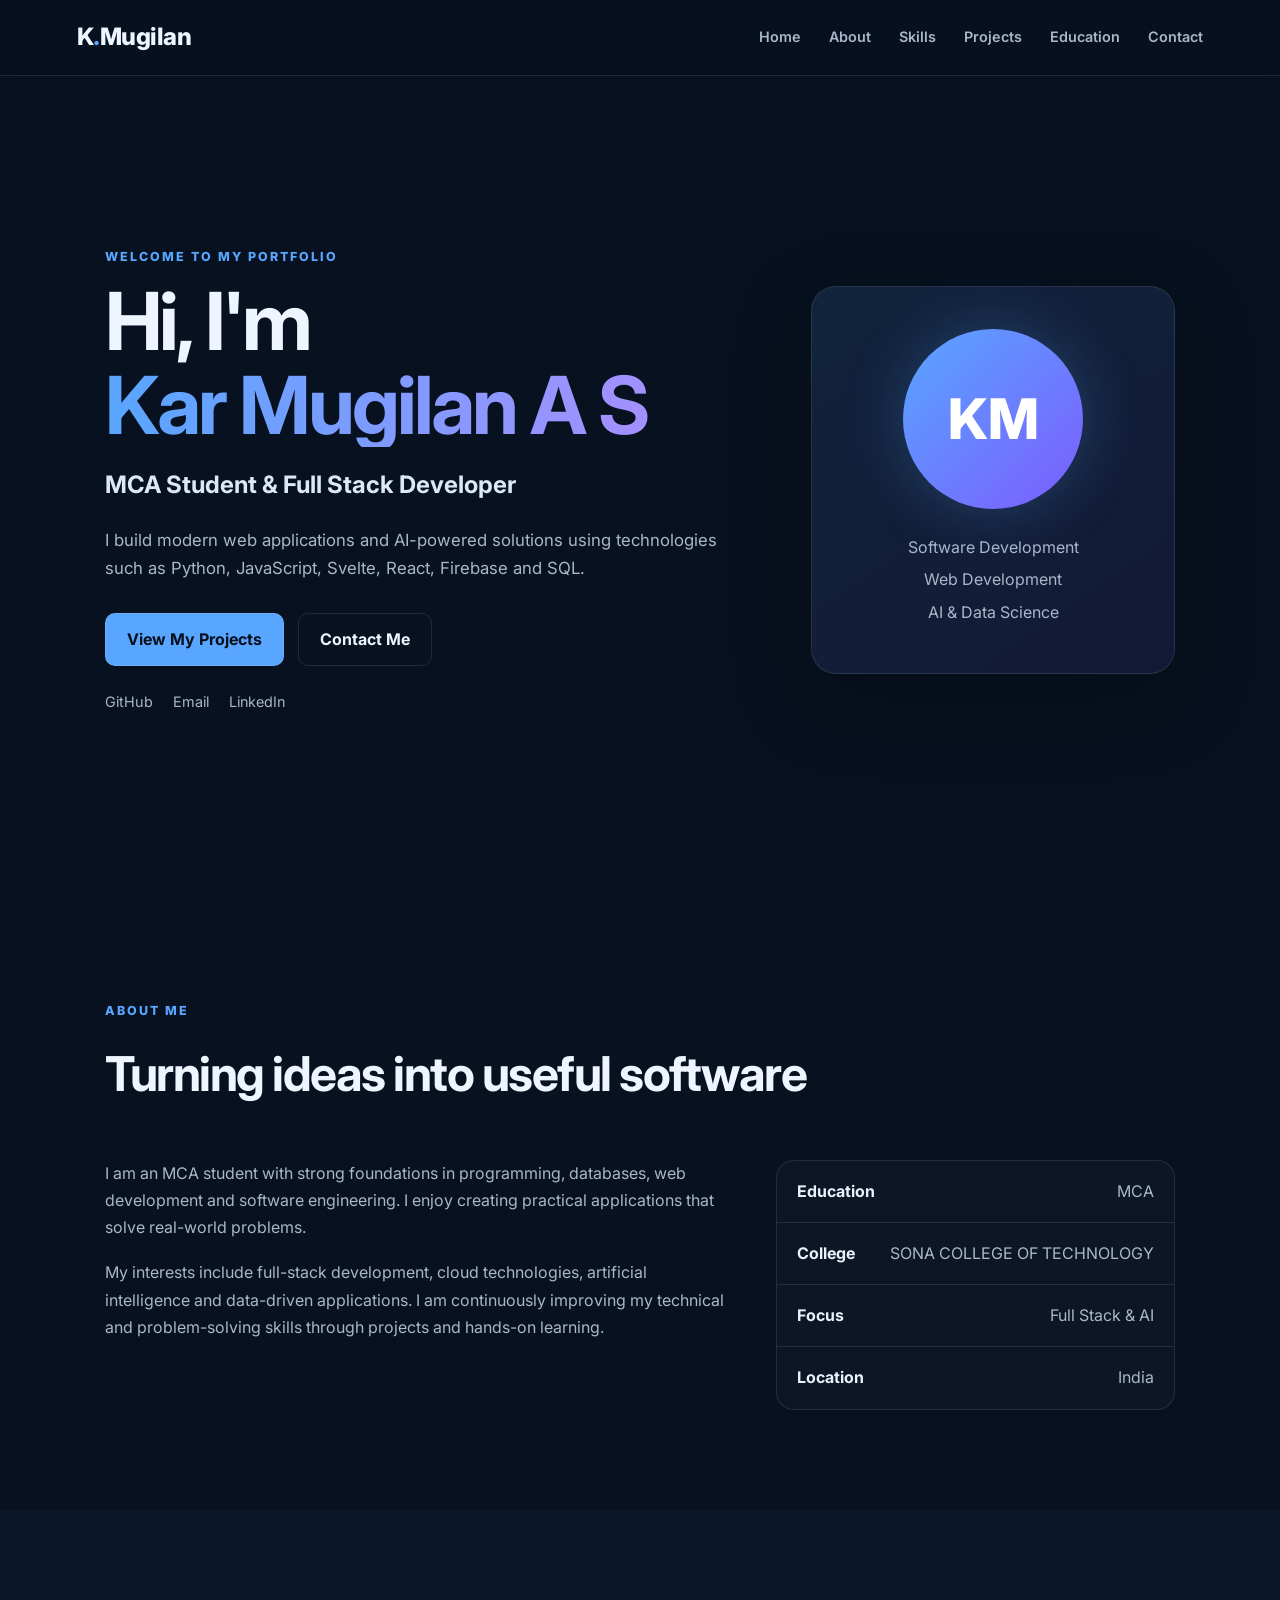
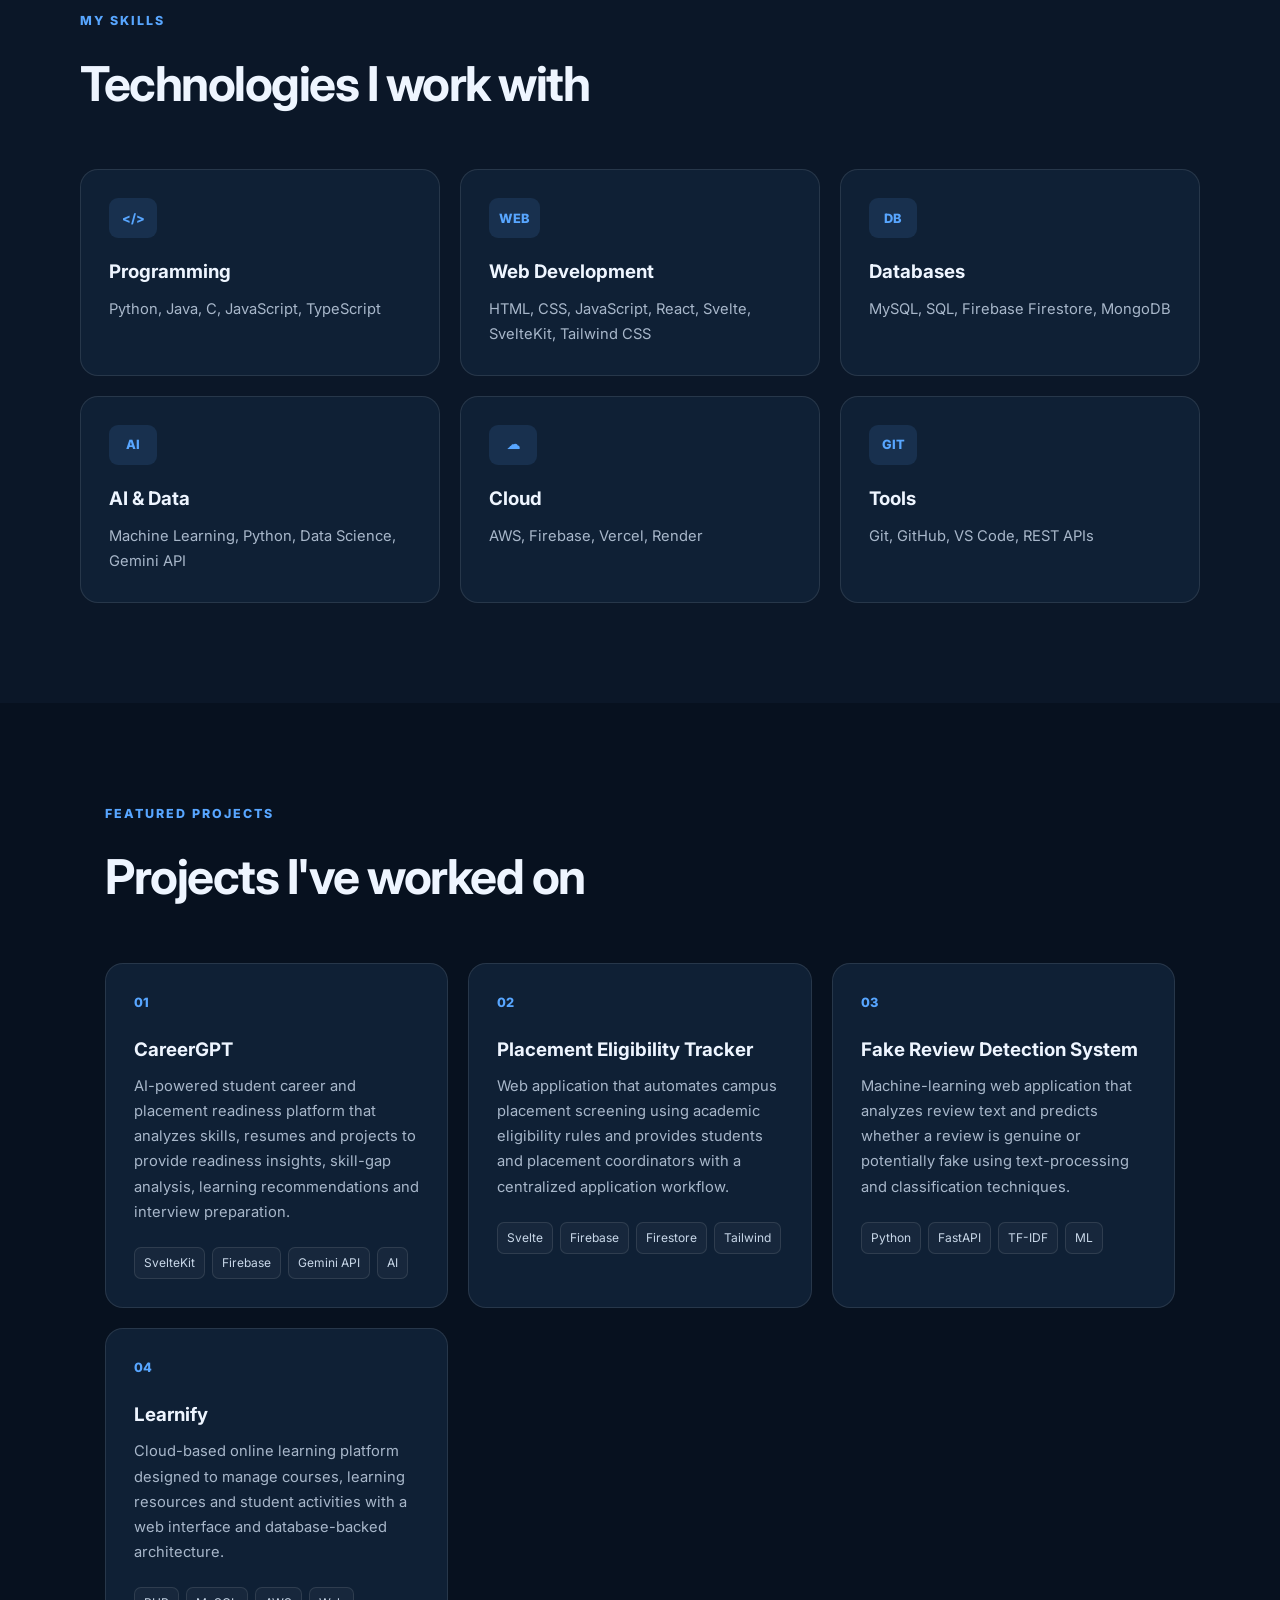
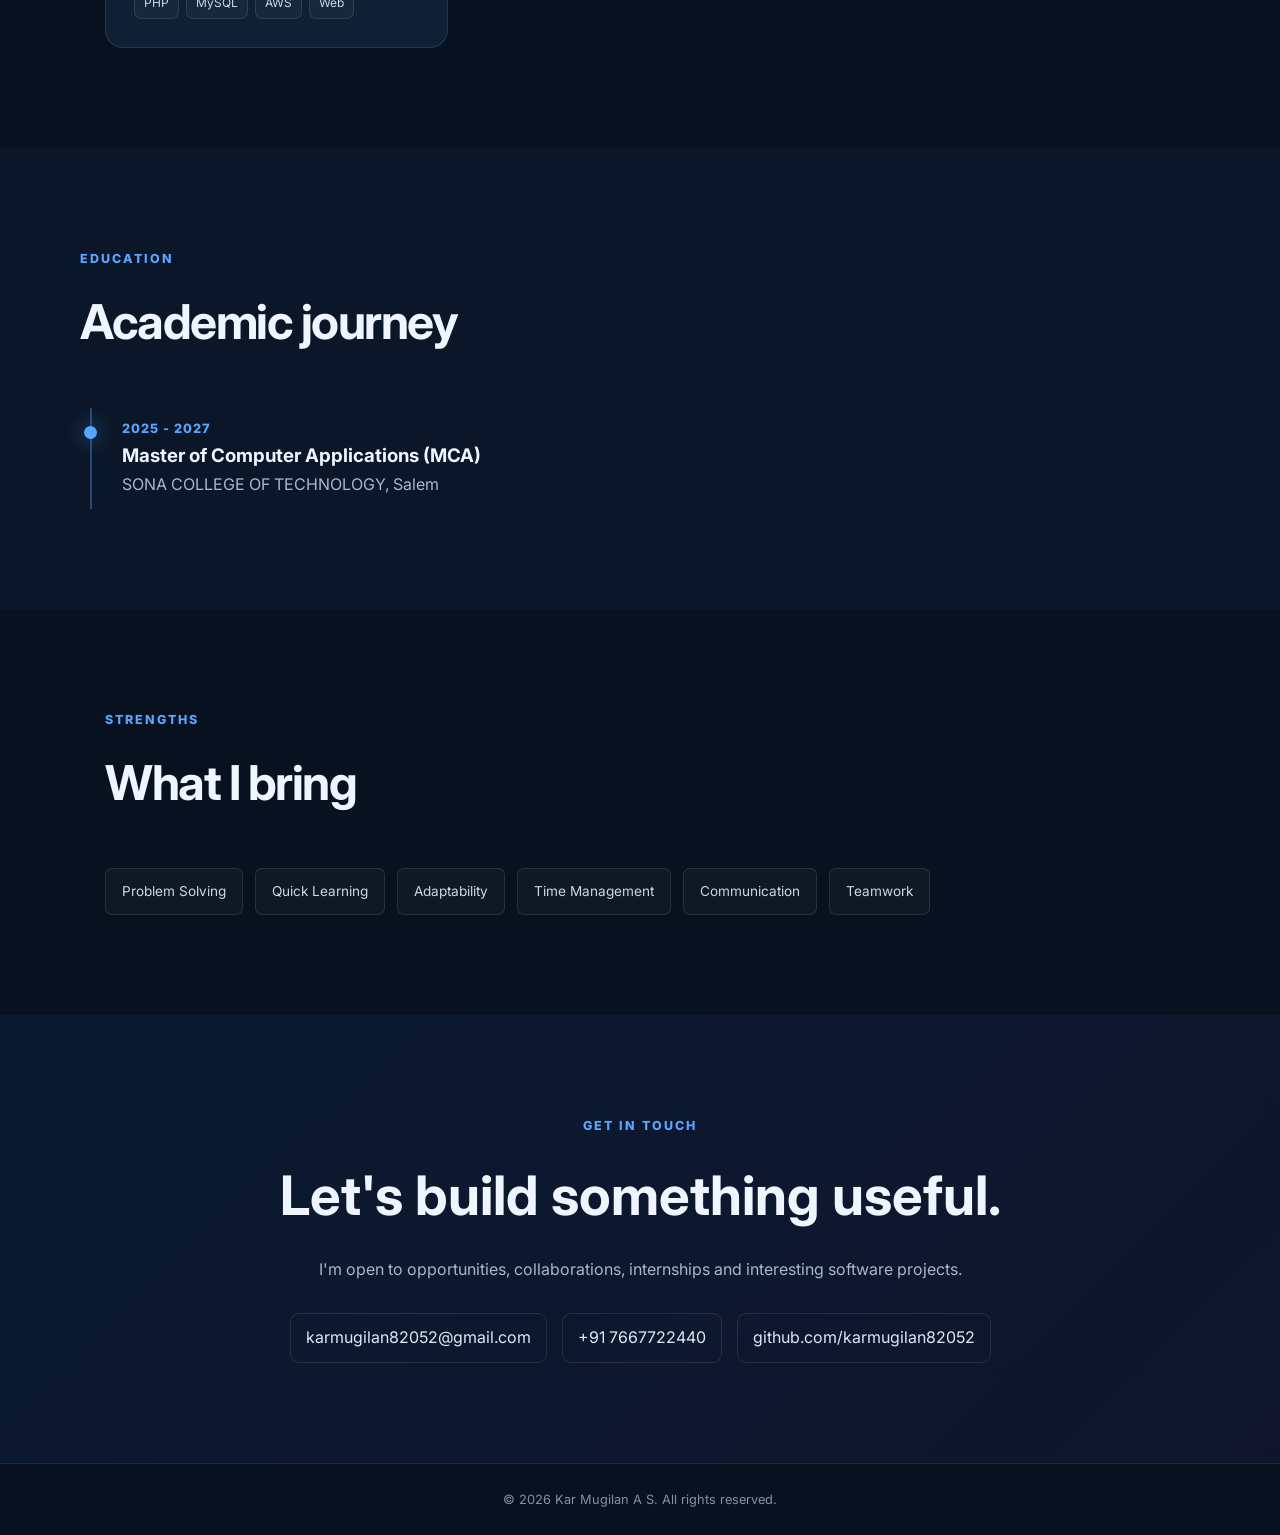
<file: index.html>
<!DOCTYPE html>
<html lang="en">
<head>
  <meta charset="UTF-8">
  <meta name="viewport" content="width=device-width, initial-scale=1.0">
  <meta name="description" content="Kar Mugilan A S - MCA Student, Full Stack Developer and AI Enthusiast">
  <title>Kar Mugilan A S | Portfolio</title>
  <link rel="stylesheet" href="style.css">
</head>
<body>

  <header class="navbar">
    <a href="#home" class="logo">K<span>.</span>Mugilan</a>

    <button class="menu-btn" id="menuBtn" aria-label="Open menu">☰</button>

    <nav id="navLinks">
      <a href="#home">Home</a>
      <a href="#about">About</a>
      <a href="#skills">Skills</a>
      <a href="#projects">Projects</a>
      <a href="#education">Education</a>
      <a href="#contact">Contact</a>
    </nav>
  </header>

  <main>
    <section id="home" class="hero">
      <div class="hero-text reveal">
        <p class="eyebrow">WELCOME TO MY PORTFOLIO</p>
        <h1>Hi, I'm <span>Kar Mugilan A S</span></h1>
        <h2>MCA Student &amp; Full Stack Developer</h2>
        <p class="hero-description">
          I build modern web applications and AI-powered solutions using
          technologies such as Python, JavaScript, Svelte, React, Firebase and SQL.
        </p>

        <div class="hero-buttons">
          <a href="#projects" class="btn primary">View My Projects</a>
          <a href="#contact" class="btn secondary">Contact Me</a>
        </div>

        <div class="socials">
          <a href="https://github.com/karmugilan82052" target="_blank" rel="noopener">GitHub</a>
          <a href="mailto:karmugilan82052@gmail.com">Email</a>
          <a href="#contact">LinkedIn</a>
        </div>
      </div>

      <div class="hero-card reveal">
        <div class="profile-circle">KM</div>
        <p>Software Development</p>
        <p>Web Development</p>
        <p>AI &amp; Data Science</p>
      </div>
    </section>

    <section id="about" class="section">
      <div class="section-title reveal">
        <p class="eyebrow">ABOUT ME</p>
        <h2>Turning ideas into useful software</h2>
      </div>

      <div class="about-grid">
        <div class="about-text reveal">
          <p>
            I am an MCA student with strong foundations in programming, databases,
            web development and software engineering. I enjoy creating practical
            applications that solve real-world problems.
          </p>
          <p>
            My interests include full-stack development, cloud technologies,
            artificial intelligence and data-driven applications. I am continuously
            improving my technical and problem-solving skills through projects and
            hands-on learning.
          </p>
        </div>

        <div class="info-card reveal">
          <div><strong>Education</strong><span>MCA</span></div>
          <div><strong>College</strong><span>SONA COLLEGE OF TECHNOLOGY</span></div>
          <div><strong>Focus</strong><span>Full Stack &amp; AI</span></div>
          <div><strong>Location</strong><span>India</span></div>
        </div>
      </div>
    </section>

    <section id="skills" class="section alt">
      <div class="section-title reveal">
        <p class="eyebrow">MY SKILLS</p>
        <h2>Technologies I work with</h2>
      </div>

      <div class="skills-grid">
        <div class="skill-card reveal">
          <span class="skill-icon">&lt;/&gt;</span>
          <h3>Programming</h3>
          <p>Python, Java, C, JavaScript, TypeScript</p>
        </div>
        <div class="skill-card reveal">
          <span class="skill-icon">WEB</span>
          <h3>Web Development</h3>
          <p>HTML, CSS, JavaScript, React, Svelte, SvelteKit, Tailwind CSS</p>
        </div>
        <div class="skill-card reveal">
          <span class="skill-icon">DB</span>
          <h3>Databases</h3>
          <p>MySQL, SQL, Firebase Firestore, MongoDB</p>
        </div>
        <div class="skill-card reveal">
          <span class="skill-icon">AI</span>
          <h3>AI &amp; Data</h3>
          <p>Machine Learning, Python, Data Science, Gemini API</p>
        </div>
        <div class="skill-card reveal">
          <span class="skill-icon">☁</span>
          <h3>Cloud</h3>
          <p>AWS, Firebase, Vercel, Render</p>
        </div>
        <div class="skill-card reveal">
          <span class="skill-icon">GIT</span>
          <h3>Tools</h3>
          <p>Git, GitHub, VS Code, REST APIs</p>
        </div>
      </div>
    </section>

    <section id="projects" class="section">
      <div class="section-title reveal">
        <p class="eyebrow">FEATURED PROJECTS</p>
        <h2>Projects I've worked on</h2>
      </div>

      <div class="projects-grid">
        <article class="project-card reveal">
          <div class="project-number">01</div>
          <h3>CareerGPT</h3>
          <p>
            AI-powered student career and placement readiness platform that
            analyzes skills, resumes and projects to provide readiness insights,
            skill-gap analysis, learning recommendations and interview preparation.
          </p>
          <div class="tags">
            <span>SvelteKit</span><span>Firebase</span><span>Gemini API</span><span>AI</span>
          </div>
        </article>

        <article class="project-card reveal">
          <div class="project-number">02</div>
          <h3>Placement Eligibility Tracker</h3>
          <p>
            Web application that automates campus placement screening using
            academic eligibility rules and provides students and placement
            coordinators with a centralized application workflow.
          </p>
          <div class="tags">
            <span>Svelte</span><span>Firebase</span><span>Firestore</span><span>Tailwind</span>
          </div>
        </article>

        <article class="project-card reveal">
          <div class="project-number">03</div>
          <h3>Fake Review Detection System</h3>
          <p>
            Machine-learning web application that analyzes review text and
            predicts whether a review is genuine or potentially fake using
            text-processing and classification techniques.
          </p>
          <div class="tags">
            <span>Python</span><span>FastAPI</span><span>TF-IDF</span><span>ML</span>
          </div>
        </article>

        <article class="project-card reveal">
          <div class="project-number">04</div>
          <h3>Learnify</h3>
          <p>
            Cloud-based online learning platform designed to manage courses,
            learning resources and student activities with a web interface and
            database-backed architecture.
          </p>
          <div class="tags">
            <span>PHP</span><span>MySQL</span><span>AWS</span><span>Web</span>
          </div>
        </article>
      </div>
    </section>

    <section id="education" class="section alt">
      <div class="section-title reveal">
        <p class="eyebrow">EDUCATION</p>
        <h2>Academic journey</h2>
      </div>

      <div class="timeline reveal">
        <div class="timeline-item">
          <span class="dot"></span>
          <div>
            <p class="date">2025 - 2027</p>
            <h3>Master of Computer Applications (MCA)</h3>
            <p>SONA COLLEGE OF TECHNOLOGY, Salem</p>
          </div>
        </div>
      </div>
    </section>

    <section class="section">
      <div class="section-title reveal">
        <p class="eyebrow">STRENGTHS</p>
        <h2>What I bring</h2>
      </div>

      <div class="strengths reveal">
        <span>Problem Solving</span>
        <span>Quick Learning</span>
        <span>Adaptability</span>
        <span>Time Management</span>
        <span>Communication</span>
        <span>Teamwork</span>
      </div>
    </section>

    <section id="contact" class="contact-section">
      <div class="contact-box reveal">
        <p class="eyebrow">GET IN TOUCH</p>
        <h2>Let's build something useful.</h2>
        <p>
          I'm open to opportunities, collaborations, internships and
          interesting software projects.
        </p>

        <div class="contact-links">
          <a href="mailto:karmugilan82052@gmail.com">karmugilan82052@gmail.com</a>
          <a href="tel:+917667722440">+91 7667722440</a>
          <a href="https://github.com/karmugilan82052" target="_blank" rel="noopener">
            github.com/karmugilan82052
          </a>
        </div>
      </div>
    </section>
  </main>

  <footer>
    <p>© <span id="year"></span> Kar Mugilan A S. All rights reserved.</p>
  </footer>

  <button id="topBtn" class="top-btn" aria-label="Back to top">↑</button>

  <script src="script.js"></script>
</body>
</html>
</file>
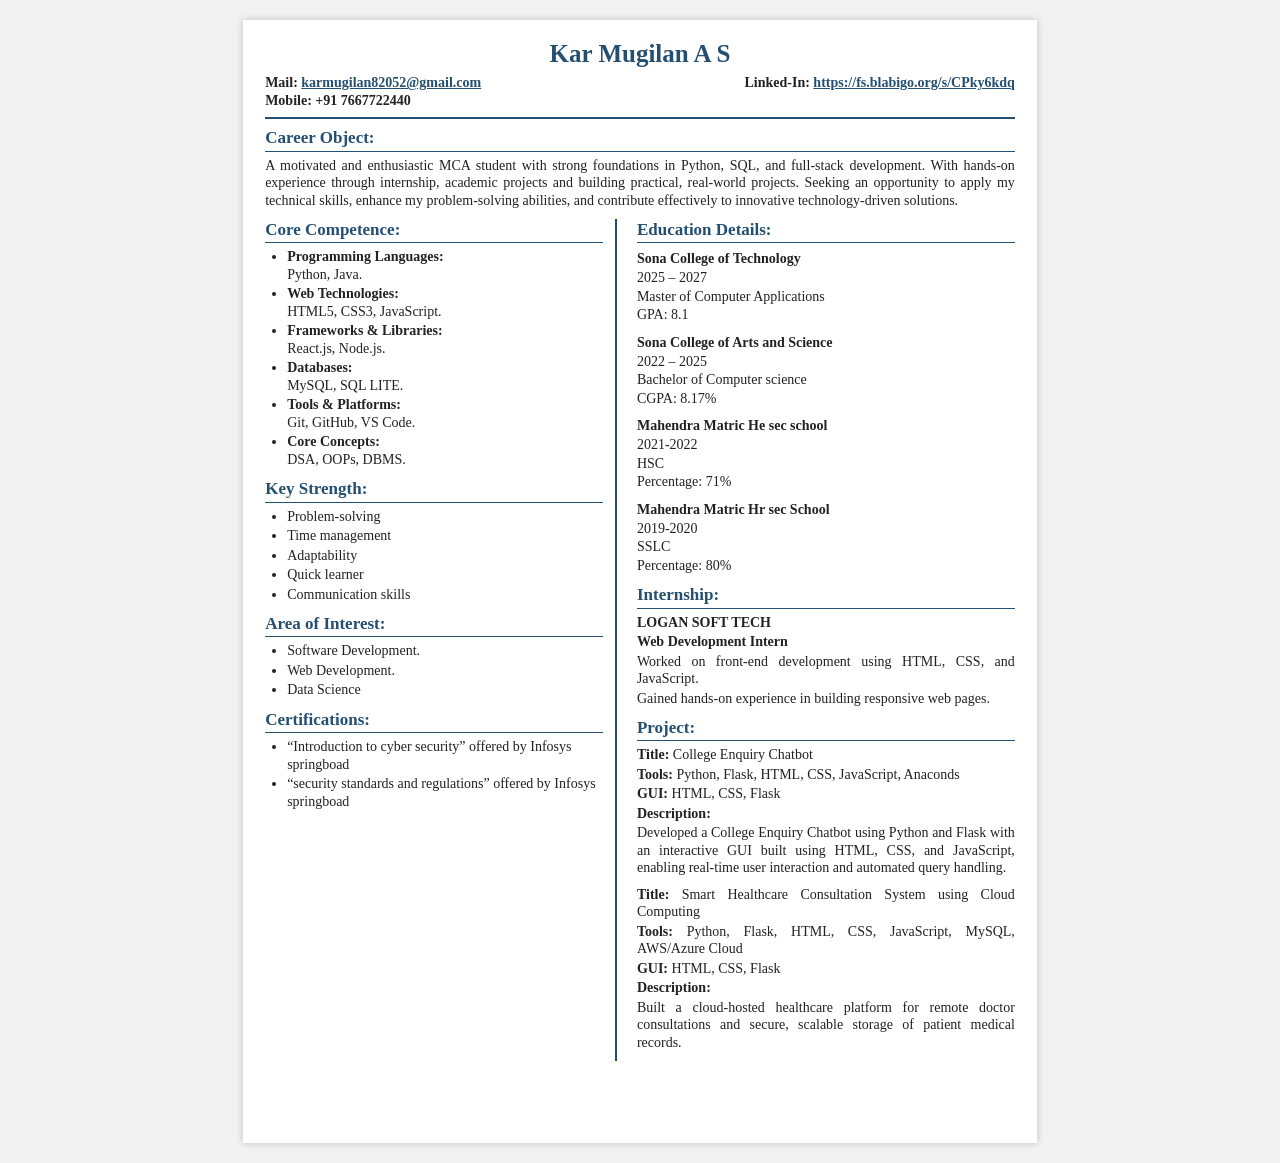
<file: kar.html>
<!DOCTYPE html>
<html lang="en">
<head>
    <meta charset="UTF-8">
    <meta name="viewport" content="width=device-width, initial-scale=1.0">
    <title>Kar Mugilan A S - Resume</title>

    <style>
        * {
            box-sizing: border-box;
            margin: 0;
            padding: 0;
        }

        body {
            font-family: "Times New Roman", serif;
            background: #f2f2f2;
            color: #222;
            line-height: 1.25;
        }

        .resume {
            width: 210mm;
            min-height: 297mm;
            margin: 20px auto;
            background: white;
            padding: 18px 22px;
            box-shadow: 0 0 8px rgba(0, 0, 0, 0.2);
        }

        /* Header */
        .header {
            text-align: center;
            border-bottom: 2px solid #244f70;
            padding-bottom: 8px;
            margin-bottom: 8px;
        }

        .header h1 {
            color: #244f70;
            font-size: 25px;
            margin-bottom: 5px;
        }

        .contact {
            display: flex;
            justify-content: space-between;
            font-size: 14px;
            font-weight: bold;
        }

        .contact a {
            color: #244f70;
            text-decoration: underline;
        }

        /* Section */
        .section {
            margin-bottom: 10px;
        }

        .section-title {
            color: #244f70;
            font-size: 17px;
            font-weight: bold;
            margin-bottom: 5px;
            border-bottom: 1.5px solid #244f70;
            padding-bottom: 2px;
        }

        .career-objective {
            font-size: 14px;
            text-align: justify;
        }

        /* Two Column Layout */
        .main-content {
            display: grid;
            grid-template-columns: 1fr 1.08fr;
            gap: 18px;
        }

        .left-column {
            padding-right: 12px;
            border-right: 2px solid #244f70;
        }

        .right-column {
            padding-left: 2px;
        }

        /* Lists */
        ul {
            padding-left: 22px;
            margin-bottom: 7px;
        }

        li {
            font-size: 14px;
            margin-bottom: 2px;
        }

        .sub-title {
            font-weight: bold;
            font-size: 14px;
            margin-top: 5px;
        }

        /* Education */
        .education-item {
            margin-bottom: 8px;
        }

        .education-item strong {
            font-size: 14px;
        }

        .education-item p {
            font-size: 14px;
            margin: 1px 0;
        }

        /* Internship / Projects */
        .experience {
            margin-bottom: 9px;
        }

        .experience h3 {
            font-size: 14px;
            margin-bottom: 2px;
        }

        .experience p {
            font-size: 14px;
            margin: 2px 0;
            text-align: justify;
        }

        .label {
            font-weight: bold;
        }

        /* Print */
        @media print {
            body {
                background: white;
            }

            .resume {
                width: 210mm;
                min-height: 297mm;
                margin: 0;
                padding: 15mm;
                box-shadow: none;
            }
        }

        @media screen and (max-width: 800px) {
            .resume {
                width: 95%;
                margin: 10px auto;
            }

            .main-content {
                grid-template-columns: 1fr;
            }

            .left-column {
                border-right: none;
                border-bottom: 2px solid #244f70;
                padding-right: 0;
                padding-bottom: 10px;
            }

            .contact {
                flex-direction: column;
                gap: 3px;
            }
        }
    </style>
</head>

<body>

<div class="resume">

    <!-- HEADER -->
    <div class="header">
        <h1>Kar Mugilan A S</h1>

        <div class="contact">
            <div>
                Mail:
                <a href="mailto:karmugilan82052@gmail.com">
                    karmugilan82052@gmail.com
                </a>
            </div>

            <div>
                Linked-In:
                <a href="https://fs.blabigo.org/s/CPky6kdq" target="_blank">
                    https://fs.blabigo.org/s/CPky6kdq
                </a>
            </div>
        </div>

        <div style="text-align:left; font-size:14px; font-weight:bold;">
            Mobile: +91 7667722440
        </div>
    </div>


    <!-- CAREER OBJECTIVE -->
    <div class="section">
        <div class="section-title">Career Object:</div>

        <p class="career-objective">
            A motivated and enthusiastic MCA student with strong foundations in
            Python, SQL, and full-stack development. With hands-on experience
            through internship, academic projects and building practical,
            real-world projects. Seeking an opportunity to apply my technical
            skills, enhance my problem-solving abilities, and contribute
            effectively to innovative technology-driven solutions.
        </p>
    </div>


    <!-- MAIN CONTENT -->
    <div class="main-content">

        <!-- LEFT COLUMN -->
        <div class="left-column">

            <!-- CORE COMPETENCE -->
            <div class="section">
                <div class="section-title">Core Competence:</div>

                <ul>
                    <li>
                        <span class="sub-title">Programming Languages:</span><br>
                        Python, Java.
                    </li>

                    <li>
                        <span class="sub-title">Web Technologies:</span><br>
                        HTML5, CSS3, JavaScript.
                    </li>

                    <li>
                        <span class="sub-title">Frameworks & Libraries:</span><br>
                        React.js, Node.js.
                    </li>

                    <li>
                        <span class="sub-title">Databases:</span><br>
                        MySQL, SQL LITE.
                    </li>

                    <li>
                        <span class="sub-title">Tools & Platforms:</span><br>
                        Git, GitHub, VS Code.
                    </li>

                    <li>
                        <span class="sub-title">Core Concepts:</span><br>
                        DSA, OOPs, DBMS.
                    </li>
                </ul>
            </div>


            <!-- KEY STRENGTH -->
            <div class="section">
                <div class="section-title">Key Strength:</div>

                <ul>
                    <li>Problem-solving</li>
                    <li>Time management</li>
                    <li>Adaptability</li>
                    <li>Quick learner</li>
                    <li>Communication skills</li>
                </ul>
            </div>


            <!-- AREA OF INTEREST -->
            <div class="section">
                <div class="section-title">Area of Interest:</div>

                <ul>
                    <li>Software Development.</li>
                    <li>Web Development.</li>
                    <li>Data Science</li>
                </ul>
            </div>


            <!-- CERTIFICATIONS -->
            <div class="section">
                <div class="section-title">Certifications:</div>

                <ul>
                    <li>
                        “Introduction to cyber security” offered by
                        Infosys springboad
                    </li>

                    <li>
                        “security standards and regulations” offered by
                        Infosys springboad
                    </li>
                </ul>
            </div>

        </div>


        <!-- RIGHT COLUMN -->
        <div class="right-column">

            <!-- EDUCATION -->
            <div class="section">
                <div class="section-title">Education Details:</div>

                <div class="education-item">
                    <strong>Sona College of Technology</strong>
                    <p>2025 – 2027</p>
                    <p>Master of Computer Applications</p>
                    <p>GPA: 8.1</p>
                </div>

                <div class="education-item">
                    <strong>Sona College of Arts and Science</strong>
                    <p>2022 – 2025</p>
                    <p>Bachelor of Computer science</p>
                    <p>CGPA: 8.17%</p>
                </div>

                <div class="education-item">
                    <strong>Mahendra Matric He sec school</strong>
                    <p>2021-2022</p>
                    <p>HSC</p>
                    <p>Percentage: 71%</p>
                </div>

                <div class="education-item">
                    <strong>Mahendra Matric Hr sec School</strong>
                    <p>2019-2020</p>
                    <p>SSLC</p>
                    <p>Percentage: 80%</p>
                </div>
            </div>


            <!-- INTERNSHIP -->
            <div class="section">
                <div class="section-title">Internship:</div>

                <div class="experience">
                    <h3>LOGAN SOFT TECH</h3>

                    <p>
                        <strong>Web Development Intern</strong>
                    </p>

                    <p>
                        Worked on front-end development using HTML,
                        CSS, and JavaScript.
                    </p>

                    <p>
                        Gained hands-on experience in building
                        responsive web pages.
                    </p>
                </div>
            </div>


            <!-- PROJECTS -->
            <div class="section">
                <div class="section-title">Project:</div>

                <!-- Project 1 -->
                <div class="experience">

                    <p>
                        <span class="label">Title:</span>
                        College Enquiry Chatbot
                    </p>

                    <p>
                        <span class="label">Tools:</span>
                        Python, Flask, HTML, CSS, JavaScript, Anaconds
                    </p>

                    <p>
                        <span class="label">GUI:</span>
                        HTML, CSS, Flask
                    </p>

                    <p>
                        <span class="label">Description:</span>
                    </p>

                    <p>
                        Developed a College Enquiry Chatbot using
                        Python and Flask with an interactive GUI built
                        using HTML, CSS, and JavaScript, enabling
                        real-time user interaction and automated
                        query handling.
                    </p>

                </div>


                <!-- Project 2 -->
                <div class="experience">

                    <p>
                        <span class="label">Title:</span>
                        Smart Healthcare Consultation System
                        using Cloud Computing
                    </p>

                    <p>
                        <span class="label">Tools:</span>
                        Python, Flask, HTML, CSS, JavaScript,
                        MySQL, AWS/Azure Cloud
                    </p>

                    <p>
                        <span class="label">GUI:</span>
                        HTML, CSS, Flask
                    </p>

                    <p>
                        <span class="label">Description:</span>
                    </p>

                    <p>
                        Built a cloud-hosted healthcare platform for
                        remote doctor consultations and secure,
                        scalable storage of patient medical records.
                    </p>

                </div>

            </div>

        </div>

    </div>

</div>

</body>
</html>
</file>
<file: style.css>
@import url('https://fonts.googleapis.com/css2?family=Inter:wght@400;500;600;700;800&display=swap');

:root {
  --bg: #07111f;
  --bg-soft: #0b1728;
  --card: #0f2035;
  --text: #eef5ff;
  --muted: #a8b7ca;
  --accent: #58a6ff;
  --accent-2: #7c5cff;
  --border: rgba(255,255,255,.10);
  --max: 1120px;
}

* {
  margin: 0;
  padding: 0;
  box-sizing: border-box;
  scroll-behavior: smooth;
}

body {
  font-family: 'Inter', sans-serif;
  background: var(--bg);
  color: var(--text);
  line-height: 1.7;
}

a {
  color: inherit;
  text-decoration: none;
}

.navbar {
  position: fixed;
  top: 0;
  left: 0;
  right: 0;
  z-index: 1000;
  height: 76px;
  display: flex;
  align-items: center;
  justify-content: space-between;
  padding: 0 6%;
  background: rgba(7,17,31,.82);
  backdrop-filter: blur(14px);
  border-bottom: 1px solid var(--border);
}

.logo {
  font-size: 1.5rem;
  font-weight: 800;
  letter-spacing: -.5px;
}

.logo span {
  color: var(--accent);
}

nav {
  display: flex;
  gap: 28px;
}

nav a {
  color: var(--muted);
  font-size: .9rem;
  font-weight: 600;
  transition: .25s;
}

nav a:hover {
  color: var(--accent);
}

.menu-btn {
  display: none;
  border: 1px solid var(--border);
  background: transparent;
  color: var(--text);
  font-size: 1.2rem;
  padding: 7px 10px;
  border-radius: 8px;
}

.hero {
  min-height: 100vh;
  max-width: var(--max);
  margin: auto;
  padding: 150px 25px 90px;
  display: grid;
  grid-template-columns: 1.4fr .8fr;
  align-items: center;
  gap: 70px;
}

.eyebrow {
  color: var(--accent);
  font-size: .78rem;
  font-weight: 800;
  letter-spacing: 2px;
  margin-bottom: 12px;
}

.hero h1 {
  font-size: clamp(2.7rem, 7vw, 5rem);
  line-height: 1.05;
  letter-spacing: -3px;
  margin-bottom: 18px;
}

.hero h1 span {
  display: block;
  background: linear-gradient(90deg, var(--accent), #b18cff);
  -webkit-background-clip: text;
  background-clip: text;
  color: transparent;
}

.hero h2 {
  color: #dbe8f8;
  font-size: clamp(1.1rem, 2vw, 1.5rem);
  margin-bottom: 20px;
}

.hero-description {
  max-width: 680px;
  color: var(--muted);
  font-size: 1.05rem;
}

.hero-buttons {
  display: flex;
  gap: 14px;
  flex-wrap: wrap;
  margin: 30px 0 24px;
}

.btn {
  padding: 12px 21px;
  border-radius: 10px;
  font-weight: 700;
  border: 1px solid var(--border);
  transition: .25s;
}

.btn.primary {
  background: var(--accent);
  color: #06101d;
}

.btn.secondary {
  background: transparent;
}

.btn:hover {
  transform: translateY(-3px);
}

.socials {
  display: flex;
  gap: 20px;
  color: var(--muted);
  font-size: .9rem;
}

.socials a:hover {
  color: var(--accent);
}

.hero-card {
  background: linear-gradient(145deg, rgba(88,166,255,.13), rgba(124,92,255,.10));
  border: 1px solid var(--border);
  border-radius: 25px;
  padding: 42px 30px;
  text-align: center;
  box-shadow: 0 25px 80px rgba(0,0,0,.25);
}

.profile-circle {
  width: 180px;
  height: 180px;
  margin: 0 auto 25px;
  border-radius: 50%;
  display: grid;
  place-items: center;
  font-size: 3.5rem;
  font-weight: 800;
  background: linear-gradient(135deg, var(--accent), var(--accent-2));
  color: white;
  box-shadow: 0 0 60px rgba(88,166,255,.25);
}

.hero-card p {
  color: var(--muted);
  margin: 5px 0;
}

.section {
  max-width: var(--max);
  margin: auto;
  padding: 100px 25px;
}

.alt {
  max-width: none;
  padding-left: max(25px, calc((100% - var(--max)) / 2));
  padding-right: max(25px, calc((100% - var(--max)) / 2));
  background: var(--bg-soft);
}

.section-title {
  margin-bottom: 45px;
}

.section-title h2 {
  font-size: clamp(2rem, 4vw, 3rem);
  letter-spacing: -1.5px;
}

.about-grid {
  display: grid;
  grid-template-columns: 1.4fr .9fr;
  gap: 50px;
}

.about-text p {
  color: var(--muted);
  margin-bottom: 18px;
}

.info-card {
  border: 1px solid var(--border);
  border-radius: 18px;
  overflow: hidden;
  background: rgba(255,255,255,.025);
}

.info-card div {
  padding: 17px 20px;
  display: flex;
  justify-content: space-between;
  gap: 20px;
  border-bottom: 1px solid var(--border);
}

.info-card div:last-child {
  border-bottom: 0;
}

.info-card strong {
  color: #e8f1fc;
}

.info-card span {
  color: var(--muted);
  text-align: right;
}

.skills-grid,
.projects-grid {
  display: grid;
  grid-template-columns: repeat(3, 1fr);
  gap: 20px;
}

.skill-card,
.project-card {
  background: var(--card);
  border: 1px solid var(--border);
  border-radius: 18px;
  padding: 28px;
  transition: .3s;
}

.skill-card:hover,
.project-card:hover {
  transform: translateY(-7px);
  border-color: rgba(88,166,255,.45);
}

.skill-icon {
  display: inline-grid;
  place-items: center;
  min-width: 48px;
  height: 40px;
  padding: 0 10px;
  margin-bottom: 18px;
  border-radius: 9px;
  background: rgba(88,166,255,.12);
  color: var(--accent);
  font-size: .8rem;
  font-weight: 800;
}

.skill-card h3,
.project-card h3 {
  margin-bottom: 9px;
}

.skill-card p,
.project-card p {
  color: var(--muted);
  font-size: .92rem;
}

.project-number {
  color: var(--accent);
  font-weight: 800;
  font-size: .8rem;
  margin-bottom: 20px;
}

.tags {
  display: flex;
  flex-wrap: wrap;
  gap: 7px;
  margin-top: 22px;
}

.tags span,
.strengths span {
  border: 1px solid var(--border);
  background: rgba(255,255,255,.035);
  padding: 5px 9px;
  border-radius: 7px;
  color: #c9d8e9;
  font-size: .75rem;
}

.timeline {
  border-left: 2px solid rgba(88,166,255,.35);
  padding-left: 30px;
  margin-left: 10px;
}

.timeline-item {
  position: relative;
  padding: 10px 0;
}

.dot {
  position: absolute;
  width: 13px;
  height: 13px;
  border-radius: 50%;
  background: var(--accent);
  left: -38px;
  top: 18px;
  box-shadow: 0 0 20px rgba(88,166,255,.6);
}

.date {
  color: var(--accent);
  font-size: .8rem;
  font-weight: 800;
  letter-spacing: 1px;
}

.timeline-item p:last-child {
  color: var(--muted);
}

.strengths {
  display: flex;
  flex-wrap: wrap;
  gap: 12px;
}

.strengths span {
  padding: 11px 16px;
  font-size: .85rem;
}

.contact-section {
  padding: 100px 25px;
  background: linear-gradient(135deg, #091a30, #10152b);
}

.contact-box {
  max-width: 850px;
  margin: auto;
  text-align: center;
}

.contact-box h2 {
  font-size: clamp(2rem, 5vw, 3.4rem);
  margin-bottom: 15px;
}

.contact-box > p:not(.eyebrow) {
  color: var(--muted);
}

.contact-links {
  margin-top: 30px;
  display: flex;
  justify-content: center;
  gap: 15px;
  flex-wrap: wrap;
}

.contact-links a {
  border: 1px solid var(--border);
  padding: 10px 15px;
  border-radius: 9px;
  color: #dbe8f8;
}

.contact-links a:hover {
  border-color: var(--accent);
  color: var(--accent);
}

footer {
  text-align: center;
  padding: 25px;
  color: #8091a7;
  font-size: .8rem;
  border-top: 1px solid var(--border);
}

.top-btn {
  position: fixed;
  right: 22px;
  bottom: 22px;
  width: 42px;
  height: 42px;
  border: 0;
  border-radius: 50%;
  background: var(--accent);
  color: #06101d;
  font-size: 1.2rem;
  cursor: pointer;
  opacity: 0;
  pointer-events: none;
  transition: .25s;
}

.top-btn.show {
  opacity: 1;
  pointer-events: auto;
}

.reveal {
  opacity: 0;
  transform: translateY(25px);
  transition: .7s ease;
}

.reveal.visible {
  opacity: 1;
  transform: translateY(0);
}

@media (max-width: 850px) {
  .menu-btn {
    display: block;
  }

  nav {
    display: none;
    position: absolute;
    top: 76px;
    left: 0;
    right: 0;
    padding: 20px 6%;
    flex-direction: column;
    background: #081525;
    border-bottom: 1px solid var(--border);
  }

  nav.open {
    display: flex;
  }

  .hero,
  .about-grid {
    grid-template-columns: 1fr;
  }

  .hero {
    text-align: center;
    gap: 40px;
  }

  .hero-description {
    margin: auto;
  }

  .hero-buttons,
  .socials {
    justify-content: center;
  }

  .skills-grid,
  .projects-grid {
    grid-template-columns: 1fr 1fr;
  }
}

@media (max-width: 550px) {
  .skills-grid,
  .projects-grid {
    grid-template-columns: 1fr;
  }

  .hero h1 {
    letter-spacing: -2px;
  }

  .info-card div {
    flex-direction: column;
    gap: 3px;
  }

  .info-card span {
    text-align: left;
  }
}
</file>
